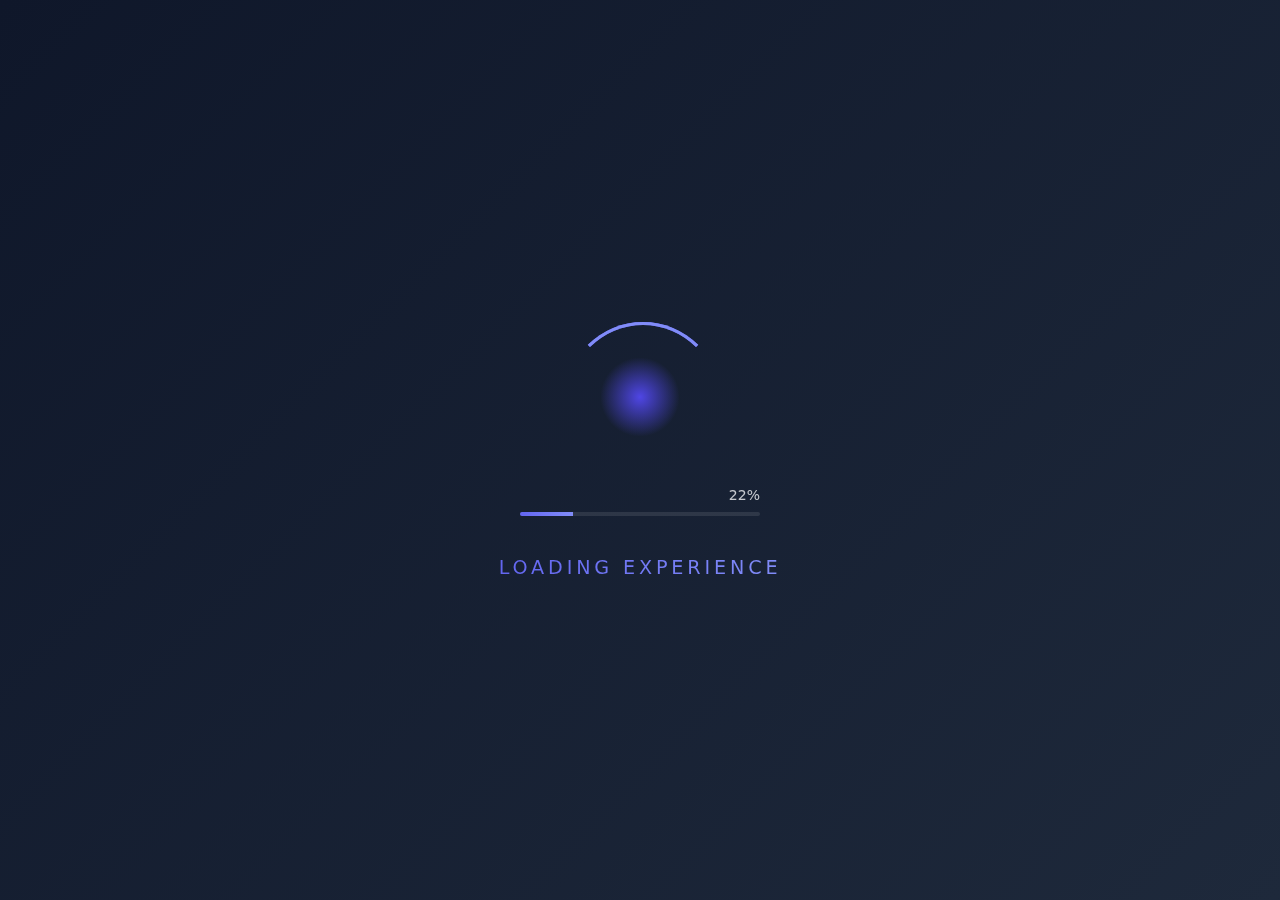
<file: index.html>
<!DOCTYPE html>
<html lang="en">
<head>
    <meta charset="UTF-8">
    <meta name="viewport" content="width=device-width, initial-scale=1.0">
    <title>Loading Screen Demo</title>
    <link rel="stylesheet" href="website.css">
</head>
<body>
    <div class="loading-screen">
        <div class="loading-container">
            <div class="loader-ring">
                <div class="loader-core"></div>
            </div>
            <div class="progress-container">
                <div class="progress-text">0%</div>
                <div class="progress-bar">
                    <div class="progress"></div>
                </div>
            </div>
            <div class="loading-text">Loading Experience</div>
        </div>
    </div>

    <main class="content">
        <h1>Welcome to the Experience</h1>
        <p style="margin: 1rem 0; font-size: 1.2rem; opacity: 0.9;">
            Loading screen demonstration complete!
        </p>
        <a class="refresh-btn" href="webpage.html" >Try Again</a>
    </main>

    <script src="website1.js"></script>
</body>
</html>
</file>
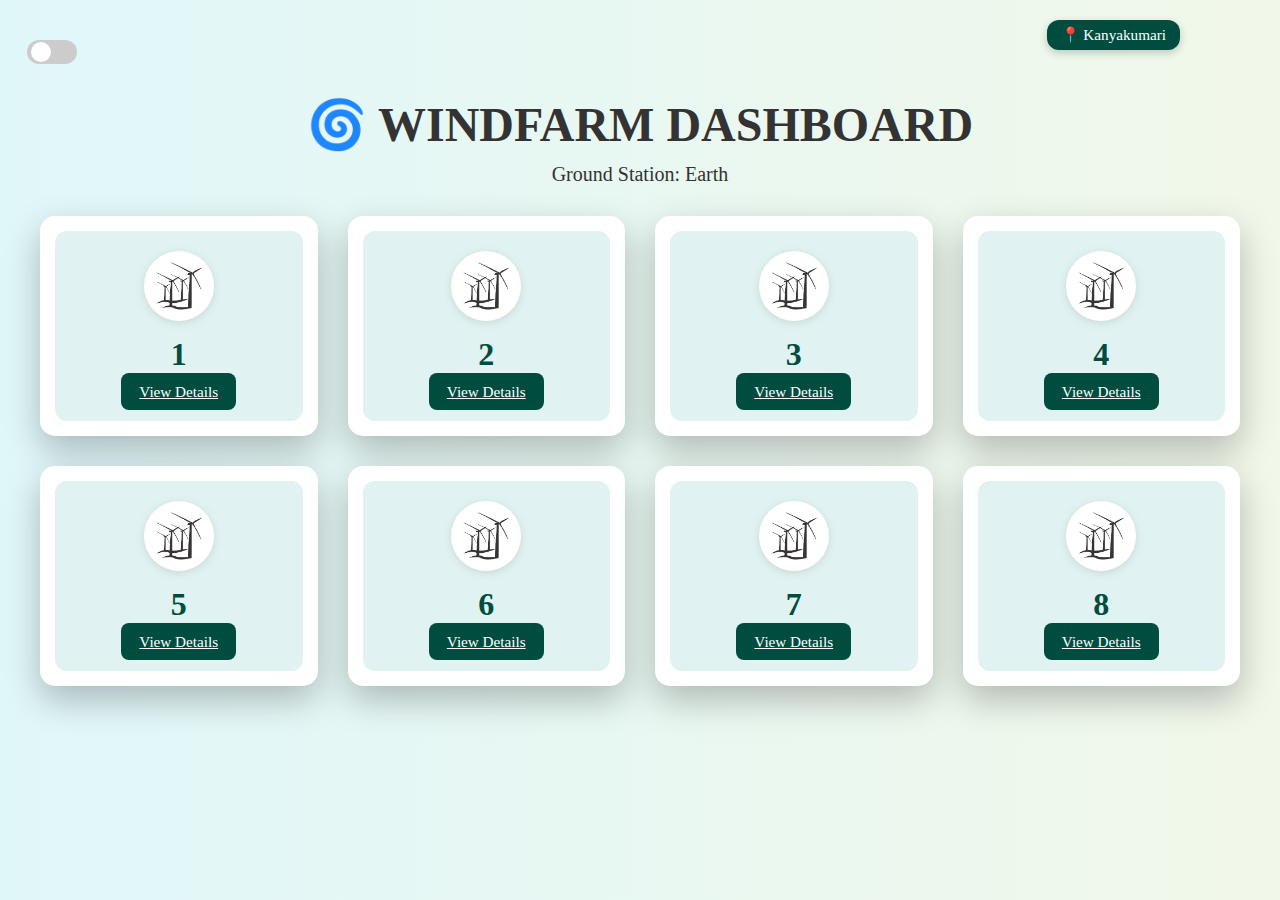
<file: jaishnu77.html>
<!DOCTYPE html>
<html lang="en">
<head>
  <meta charset="UTF-8" />
  <meta name="viewport" content="width=device-width, initial-scale=1" />
  <title>Windmills Overview</title>
  <link href="https://fonts.googleapis.com/css2?family=Poppins:wght@400;600&display=swap" rel="stylesheet" />
  <style>
    body {
      font-family: 'sans-serif', 'Roboto';
      padding: 40px 20px;
      margin: 0;
      color: #333;
      position: relative;
      transition: background 0.3s, color 0.3s;
    }

    body.light {
      background: linear-gradient(to right, #e0f7fa, #f1f8e9);
      color: #333;
    }

    body.dark {
      background: linear-gradient(to right, #1a1a1a, #333);
      color: #f5f5f5;
    }

    h1 {
      text-align: center;
      font-size: 3rem;
      margin-bottom: 10px;
    }

    .subtitle {
      text-align: center;
      font-size: 1.25rem;
      margin-top: 10px;
      margin-bottom: 30px;
      font-weight: 500;
    }

    .location-global {
      position: absolute;
      top: 20px;
      right: 100px;
      background-color: #004d40;
      color: #fff;
      padding: 6px 14px;
      border-radius: 12px;
      font-size: 0.95rem;
      font-weight: 500;
      box-shadow: 0 3px 8px rgba(0, 0, 0, 0.2);
      text-decoration: none; /* remove underline */
      
    }

    /* Container for the toggle */
    .toggle-switch {
      position: relative;
      display: inline-block;
      width: 50px;
      height: 24px;
    }

    /* Hide default checkbox */
    .toggle-switch input {
      opacity: 0;
      width: 0;
      height: 0;
    }

    /* The track */
    .slider {
      position: absolute;
      cursor: pointer;
      background-color: #ccc;
      border-radius: 24px;
      width: 100%;
      height: 100%;
      transition: background-color 0.3s;
    }

    /* The circular slider */
    .slider::before {
      content: "";
      position: absolute;
      height: 20px;
      width: 20px;
      left: 4px;
      bottom: 2px;
      background-color: white;
      border-radius: 50%;
      transition: transform 0.3s;
    }

    /* Toggled state */
    .toggle-switch input:checked + .slider {
      background-color: #4caf50;
    }

    .toggle-switch input:checked + .slider::before {
      transform: translateX(26px);
    }

    .grid {
      display: grid;
      grid-template-columns: repeat(auto-fit, minmax(250px, 1fr));
      gap: 30px;
      max-width: 1200px;
      margin: 0 auto;
    }

    .card {
      background: #fff;
      border-radius: 15px;
      padding: 15px;
      box-shadow: 0 14px 35px rgba(0, 0, 0, 0.25);
      transition: transform 0.3s ease, box-shadow 0.3s ease, background 0.3s ease;
      text-align: center;
    }

    body.dark .card {
      background: #2c2c2c;
    }

    .card:hover {
      transform: translateY(-10px);
      box-shadow: 0 18px 45px rgba(0, 0, 0, 0.3);
    }

    .card-content {
      border-radius: 12px;
      padding: 20px;
      background-color: #e0f2f1;
    }

    body.dark .card-content {
      background-color: #424242;
    }

    .image-wrapper {
      width: 70px;
      height: 70px;
      margin: 0 auto 15px;
    }

    .image-wrapper img {
      width: 100%;
      height: 100%;
      object-fit: contain;
      filter: drop-shadow(0 2px 4px rgba(0, 0, 0, 0.1));
      transition: transform 0.3s ease;
      border-radius: 100px;
    }

    .card:hover img {
      transform: scale(1.1);
    }

    .number {
      font-size: 2rem;
      font-weight: 700;
      color: #004d40;
      margin-bottom: 10px;
    }

    body.dark .number {
      color: #ffffff;
    }

    .view-button {
      margin-top: 10px;
      padding: 10px 18px;
      background-color: #004d40;
      color: #ffffff;
      border: none;
      border-radius: 8px;
      font-size: 0.95rem;
      cursor: pointer;
      transition: background-color 0.3s ease;
    }

    .view-button:hover {
      background-color: #00796b;
    }

    /* For dark theme */
    body.dark .view-button {
      background-color: #00796b;  /* Green shade for the dark theme */
    }

    body.dark .view-button:hover {
      background-color: #004d40;  /* Darker green shade for hover in dark theme */
    }

    @media (max-width: 600px) {
      h1 {
        font-size: 2rem;
      }
    }
  </style>
</head>
<body class="light">

  <a
  href="https://maps.app.goo.gl/UqhPuwxF32UcXymS7"
  class="location-global"
  target="_blank"
>
  📍 Kanyakumari
</a>


  <!-- Theme toggle switch -->
  <div class="theme-toggle">
    <label class="toggle-switch">
      <input type="checkbox" id="themeSwitch" />
      <span class="slider"></span>
    </label>
  </div>

  <h1>
    <span style="font-size: 3rem;">🌀</span> WINDFARM DASHBOARD
  </h1>
  <div class="subtitle">Ground Station: Earth</div>

  <div class="grid">
    <!-- Cards -->
    <div class="card"><div class="card-content"><div class="image-wrapper"><img src="WhatsApp Image 2025-04-29 at 15.32.51_83eaafb4.jpg" alt="Windmill Icon" /></div><div class="number">1</div><a class="view-button" href="https://ap-south-1.console.aws.amazon.com/iot/home?region=ap-south-1#/test">View Details</a></div></div>
    <div class="card"><div class="card-content"><div class="image-wrapper"><img src="WhatsApp Image 2025-04-29 at 15.32.51_83eaafb4.jpg" alt="Windmill Icon" /></div><div class="number">2</div><a class="view-button" href="https://blr1.blynk.cloud/dashboard/491728/global/devices/1/organization/491728/devices/1592354/dashboard">View Details</a></div></div>
    <div class="card"><div class="card-content"><div class="image-wrapper"><img src="WhatsApp Image 2025-04-29 at 15.32.51_83eaafb4.jpg" alt="Windmill Icon" /></div><div class="number">3</div><a class="view-button" href="jaishnu_json.html">View Details</a></div></div>
    <div class="card"><div class="card-content"><div class="image-wrapper"><img src="WhatsApp Image 2025-04-29 at 15.32.51_83eaafb4.jpg" alt="Windmill Icon" /></div><div class="number">4</div><a class="view-button" href="https://blr1.blynk.cloud/dashboard/491728/global/devices/1/organization/491728/devices/1592354/dashboard">View Details</a></div></div>
    <div class="card"><div class="card-content"><div class="image-wrapper"><img src="WhatsApp Image 2025-04-29 at 15.32.51_83eaafb4.jpg" alt="Windmill Icon" /></div><div class="number">5</div><a class="view-button" href="https://blr1.blynk.cloud/dashboard/491728/global/devices/1/organization/491728/devices/1592354/dashboard">View Details</a></div></div>
    <div class="card"><div class="card-content"><div class="image-wrapper"><img src="WhatsApp Image 2025-04-29 at 15.32.51_83eaafb4.jpg" alt="Windmill Icon" /></div><div class="number">6</div><a class="view-button" href="https://blr1.blynk.cloud/dashboard/491728/global/devices/1/organization/491728/devices/1592354/dashboard">View Details</a></div></div>
    <div class="card"><div class="card-content"><div class="image-wrapper"><img src="WhatsApp Image 2025-04-29 at 15.32.51_83eaafb4.jpg" alt="Windmill Icon" /></div><div class="number">7</div><a class="view-button" href="https://blr1.blynk.cloud/dashboard/491728/global/devices/1/organization/491728/devices/1592354/dashboard">View Details</a></div></div>
    <div class="card"><div class="card-content"><div class="image-wrapper"><img src="WhatsApp Image 2025-04-29 at 15.32.51_83eaafb4.jpg" alt="Windmill Icon" /></div><div class="number">8</div><a class="view-button" href="https://blr1.blynk.cloud/dashboard/491728/global/devices/1/organization/491728/devices/1592354/dashboard">View Details</a></div></div>
  </div>

  <script>
    const switchBtn = document.getElementById('themeSwitch');
    const body = document.body;

    // Toggle the theme on checkbox change
    switchBtn.addEventListener('change', () => {
      body.classList.toggle('dark');
      body.classList.toggle('light');
    });
  </script>

</body>
</html>
</file>
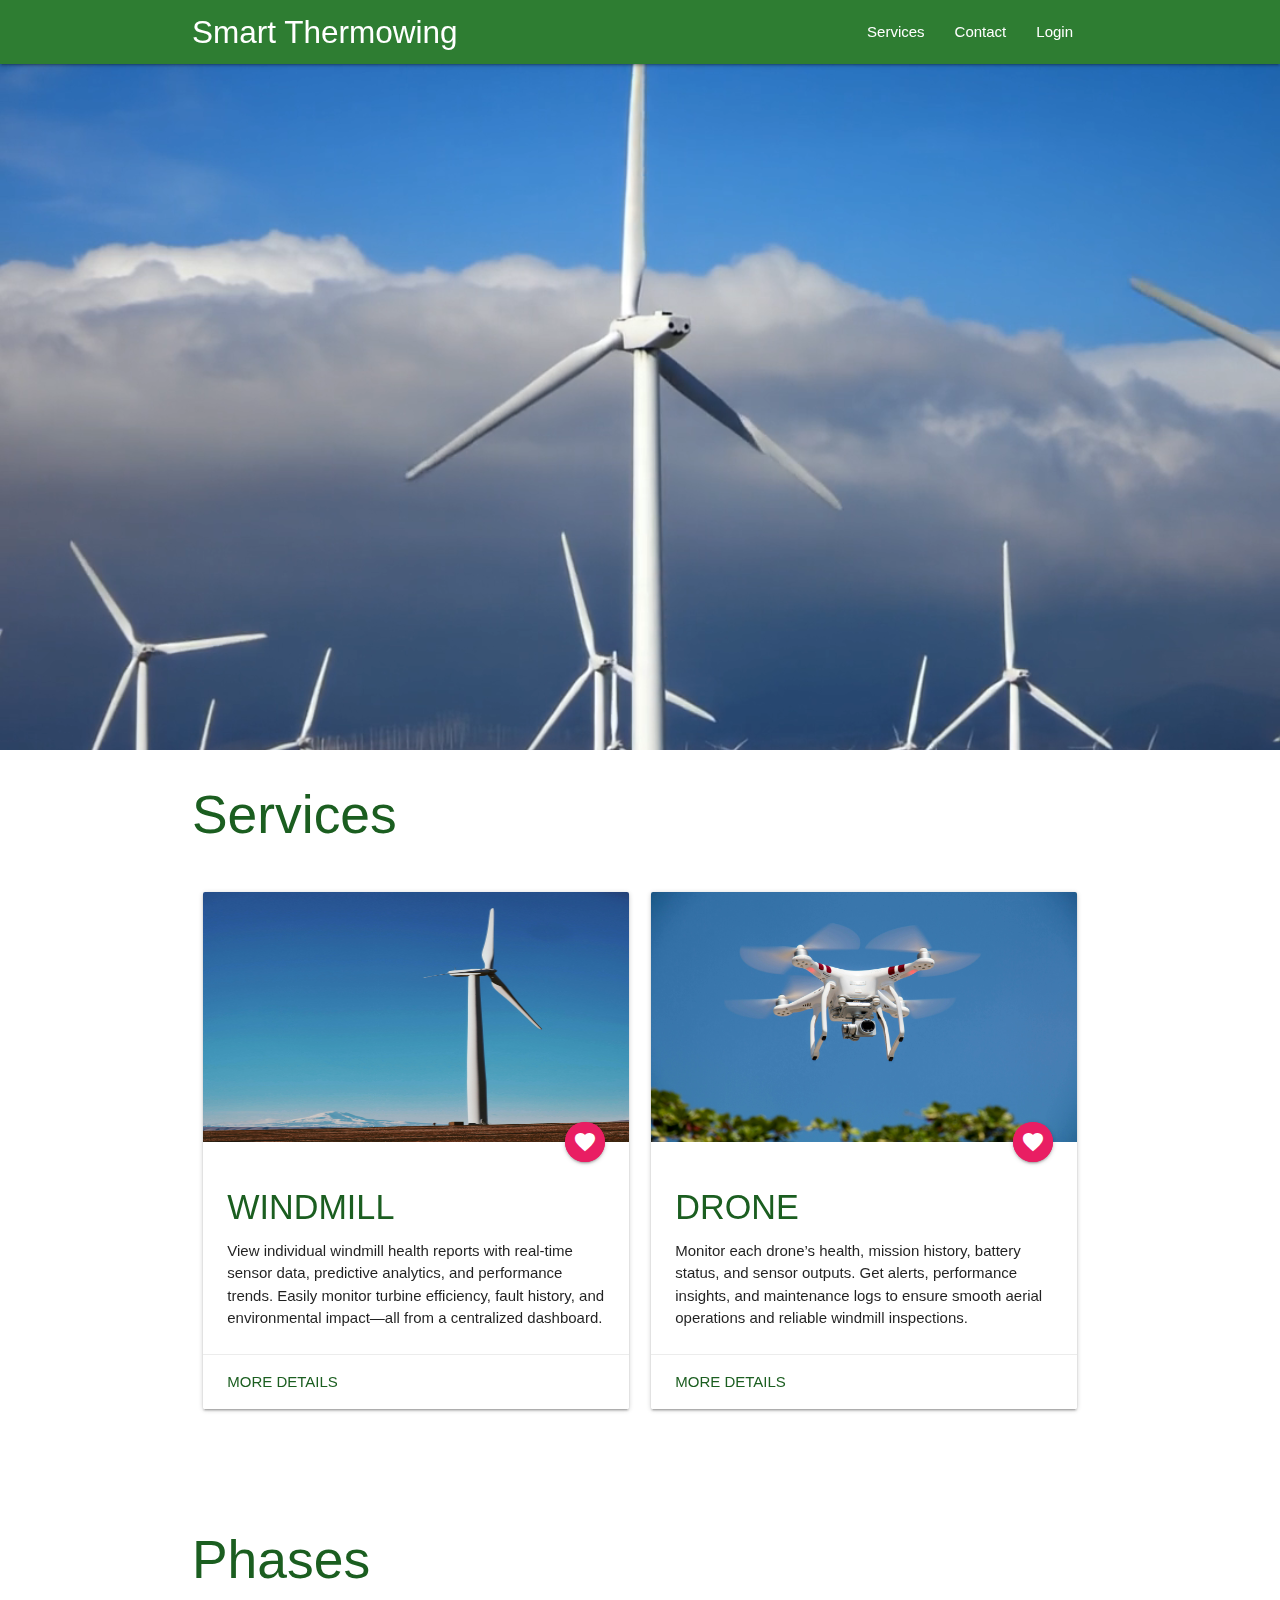
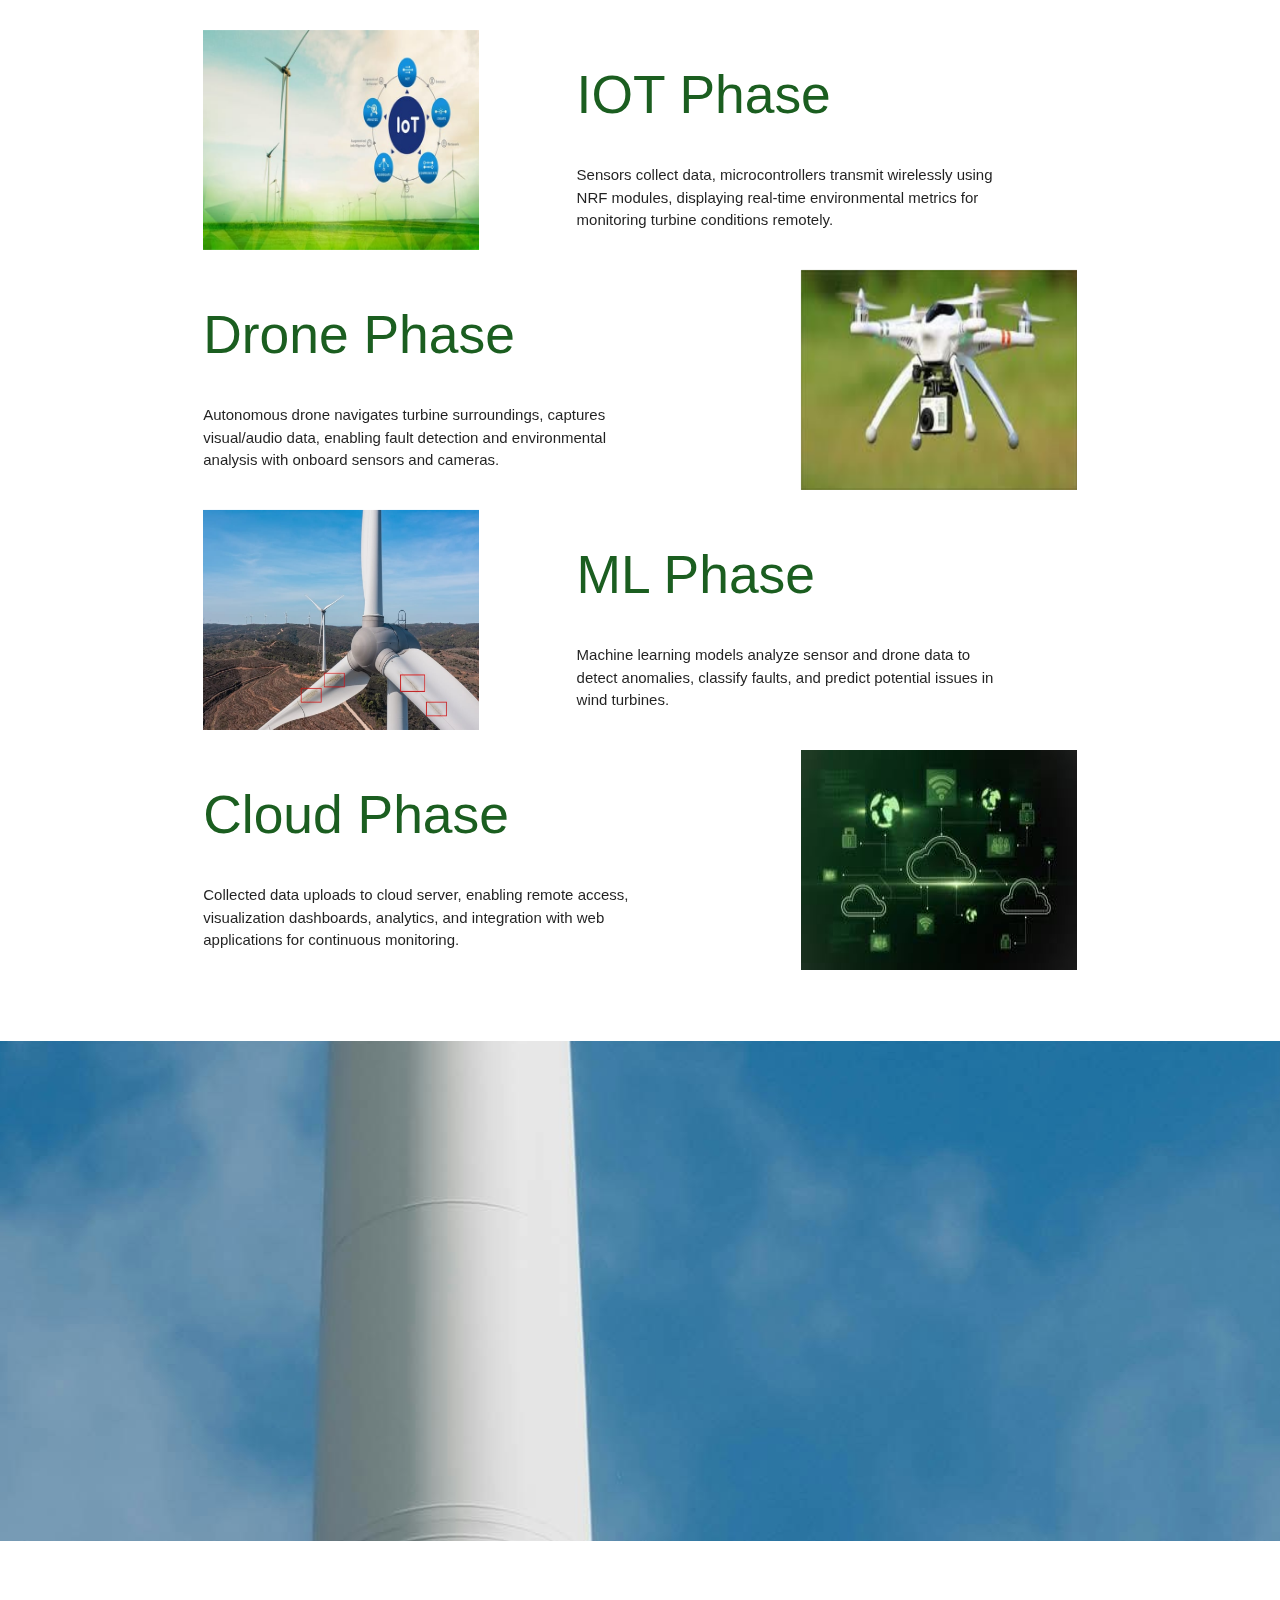
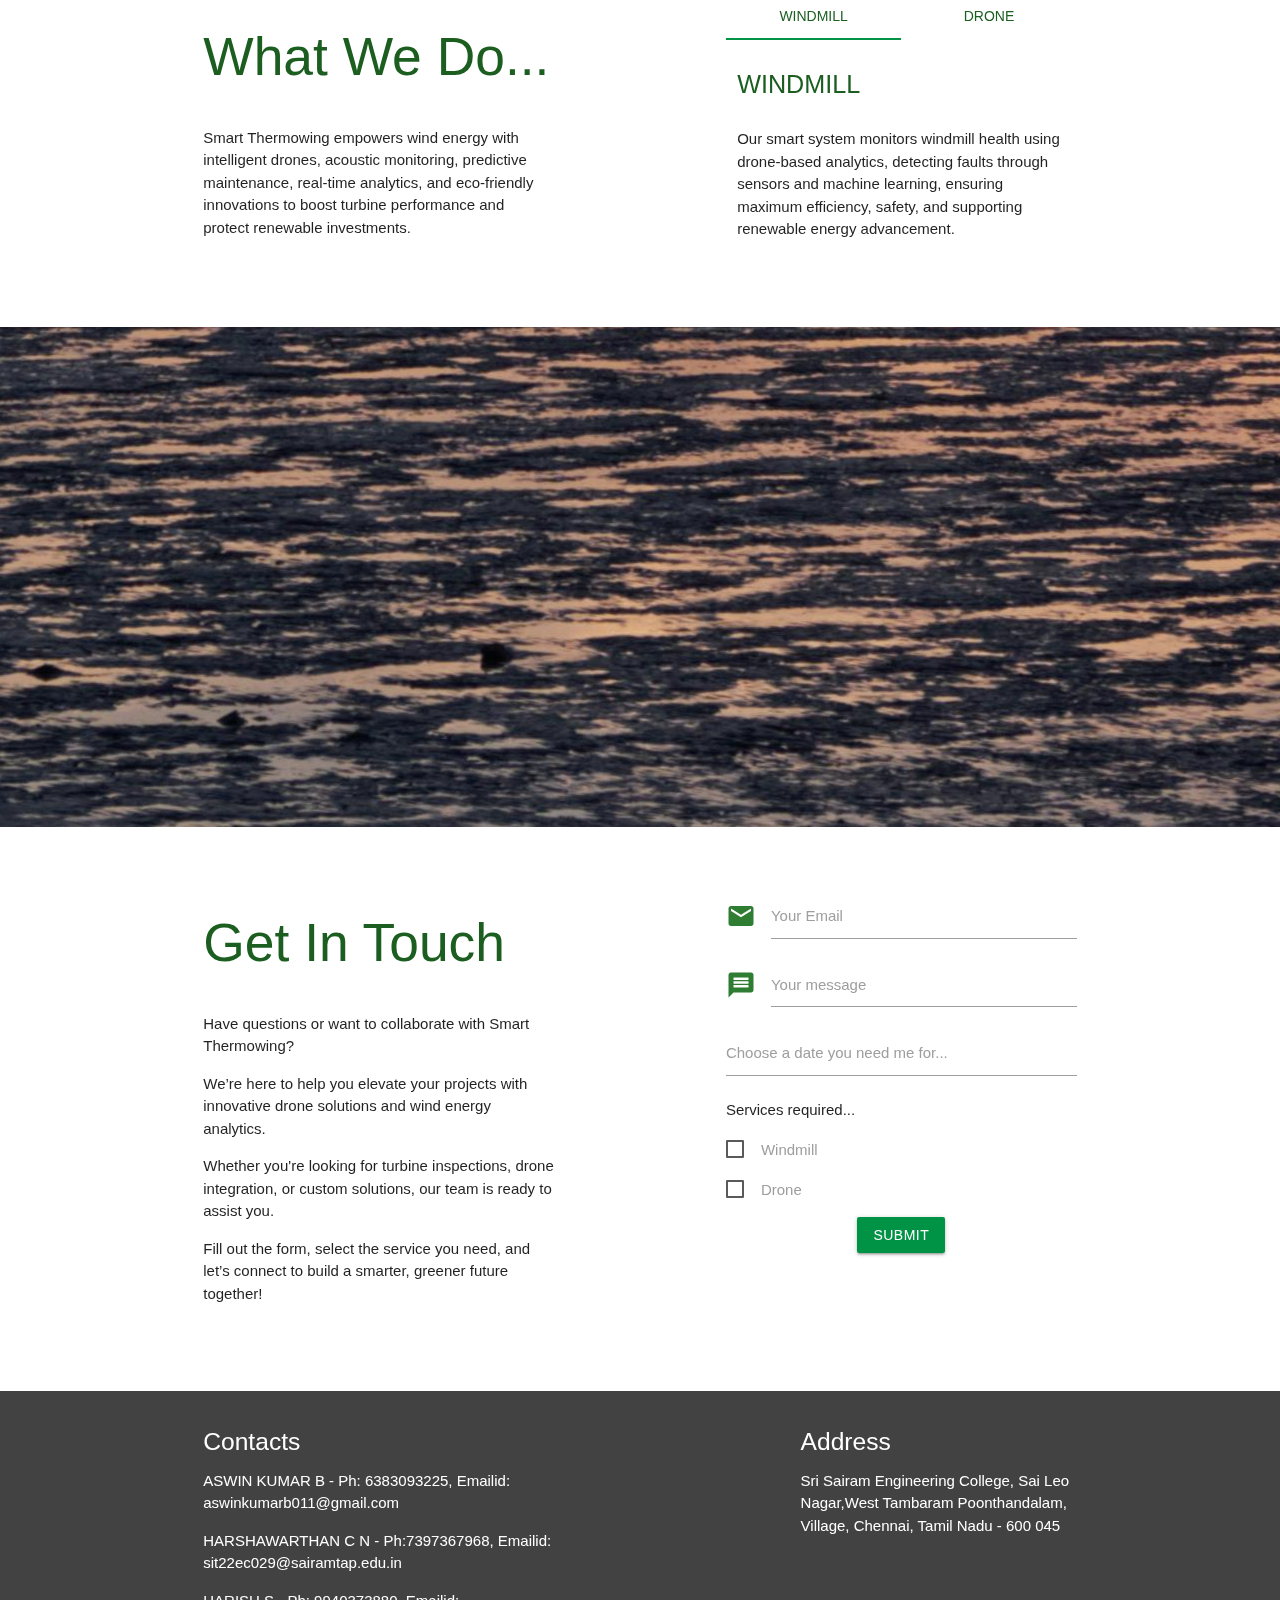
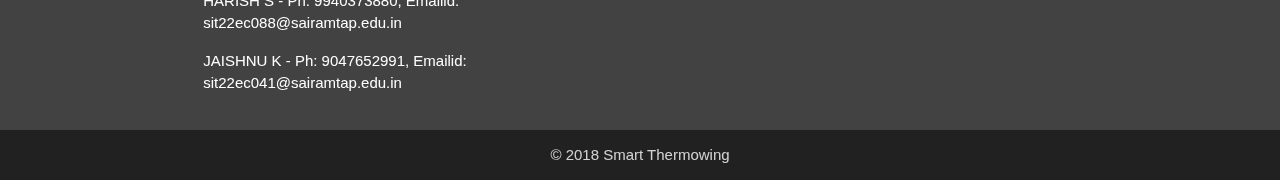
<file: webpage.html>
<html lang="en">
<head>
    <meta charset="UTF-8">
    <meta name="viewport" content="width=device-width, initial-scale=1.0">
    <meta http-equiv="X-UA-Compatible" content="ie=edge">
    <link rel="stylesheet" href="https://use.fontawesome.com/releases/v5.0.13/css/all.css"
    integrity="sha384-DNOHZ68U8hZfKXOrtjWvjxusGo9WQnrNx2sqG0tfsghAvtV1RW3tvkXWZh58N9jp"
    crossorigin="anonymous">
    <!--Import Google Icon Font-->
    <link href="https://fonts.googleapis.com/icon?family=Material+Icons" rel="stylesheet">
    <!-- Compiled and minified CSS -->
    <link rel="stylesheet" href="https://cdnjs.cloudflare.com/ajax/libs/materialize/1.0.0/css/materialize.min.css">

    
    <title>SMART THERMOWING</title>
    <style>
        header {
          position: relative;
          min-height: 750px;
          width: 100%;
          overflow: hidden;
        }

        .bg-video {
          position: absolute;
          top: 0;
          left: 0;
          min-width: 100%;
          min-height: 100%;
          object-fit: cover;
          z-index: -1;
        }


        .section{
            padding-top: 4vw;
            padding-bottom: 4vw;
        }

        h2 {
            margin-bottom: 40px; /* or adjust as needed */
        }

        .tabs .indicator{
            background-color: #009245;
        }

        .tabs .tab a:focus, .tabs a:focus.active{
            background: transparent;
        }
        .material-icons form{
            color: #009245;
        }

        .btn{
            background-color:#009245;
        }

        /* Mobile-friendly adjustment */
        @media screen and (max-width: 500px) {
        header {
            min-height: 300px;
            }
        }



</style>
    
</head>
<body>
    <header>
      <video autoplay muted loop playsinline class="bg-video">
        <source src="mainbg.mp4" type="video/mp4">
      </video>
      <div class="navbar-fixed">
        <nav class="nav-wrapper green darken-3">
          <div class="container">
            <a href="#" class="brand-logo">Smart Thermowing</a>
            <a href="#" class="sidenav-trigger" data-target="mobile-links">
              <i class="material-icons">menu</i>
            </a>
            <ul class="right hide-on-med-and-down">
              <li><a href="#service">Services</a></li>
              <li><a href="#contact">Contact</a></li>
              <li><a href="#login">Login</a></li>
            </ul>
          </div>
        </nav>
      </div>
      <ul class="sidenav" id="mobile-links">
        <li><a href="#service">Services</a></li>
        <li><a href="#contact">Contact</a></li>
        <li><a href="#login">login</a></li>
      </ul>
    </header>
    <div class="container scrollspy" id="service">
        <h2 class="green-text text-darken-4">Services</h2>
        <div class="row">
            <div class="col s12 l6">
                <div class="card">
                    <div class="card-image">
                        <img src="wind1.jpg" alt="" style="width: 100%; height: 250px;">
                        <a href="#" class="halfway-fab btn-floating pink pulse">
                            <i class="material-icons">favorite</i>
                        </a>
                    </div>
                    <div class="card-content">
                        <span class="card-title green-text text-darken-4"><h4>WINDMILL</h4></span>
                        <p>View individual windmill health reports with real-time sensor data, predictive analytics, and performance trends. Easily monitor turbine efficiency, fault history, and environmental impact—all from a centralized dashboard.</p>     
                    </div>
                    <div class="card-action">
                        <a href="jaishnu77.html" class="green-text text-darken-4">More details</a>
                    </div>
                </div>
            </div>

            <div class="col s12 l6">
                <div class="card">
                    <div class="card-image">
                        <img src="pexels-inmortal-producciones-108299-336232.jpg" alt="" style="width: 100%; height: 250px;">
                        <a href="#" class="halfway-fab btn-floating pink pulse">
                            <i class="material-icons">favorite</i>
                        </a>
                    </div>
                    <div class="card-content">
                        <span class="card-title green-text text-darken-4"><h4>DRONE</h4></span>
                        <p>Monitor each drone’s health, mission history, battery status, and sensor outputs. Get alerts, performance insights, and maintenance logs to ensure smooth aerial operations and reliable windmill inspections.</p>     
                    </div>
                    <div class="card-action">
                        <a href="#" class="green-text text-darken-4">More details</a>
                    </div>
                </div>
            </div>
        </div>
    </div>
 
    <!--phases-->
    <section class = "container section">
        <h2 class="green-text text-darken-4">Phases</h2>
        <div class="row">
            <div class="col s12 l4">
                <img src="iot.jpg" alt="" class="responsive-img materialboxed" style="width: 330px; height: 220px;">
            </div>
            <div class="col s12 l6 offset-l1">
                <h2 class="green-text text-darken-4">IOT Phase</h2>
                <p>Sensors collect data, microcontrollers transmit wirelessly using NRF modules, displaying real-time environmental metrics for monitoring turbine conditions remotely.
                </p>
            </div>
        </div>

        <div class="row">
            <div class="col s12 l4 push-l7 offset-l1">
                <img src="drone2.jpg" alt="" class="responsive-img materialboxed" style="width: 330px; height: 220px;">
            </div>
            <div class="col s12 l6 pull-l5 ">
                <h2 class="green-text text-darken-4">Drone Phase</h2>
                <p>Autonomous drone navigates turbine surroundings, captures visual/audio data, enabling fault detection and environmental analysis with onboard sensors and cameras.
                </p>
            </div>
        </div>

        <div class="row">
            <div class="col s12 l4">
                <img src="ml.jpg" alt="" class="responsive-img materialboxed" style="width: 330px; height: 220px;">
            </div>
            <div class="col s12 l6 offset-l1">
                <h2 class="green-text text-darken-4">ML Phase</h2>
                <p>Machine learning models analyze sensor and drone data to detect anomalies, classify faults, and predict potential issues in wind turbines.</p>
            </div>
        </div>

        <div class="row">
            <div class="col s12 l4 push-l7 offset-l1">
                <img src="cloud.jpg" alt="" class="responsive-img materialboxed" style="width: 330px; height: 220px;">
            </div>
            <div class="col s12 l6 pull-l5">
                <h2 class="green-text text-darken-4">Cloud Phase</h2>
                <p>Collected data uploads to cloud server, enabling remote access, visualization dashboards, analytics, and integration with web applications for continuous monitoring.</p>
            </div>
        </div>
    </section>

    <!--parallax-->
    <!-- Video Parallax Section -->
    <div class="parallax-container">
      <div class="parallax">
          <img src="seth-JQCG5KvpUqE-unsplash.jpg" alt="responsive-img">
      </div>
  </div>


    <section class="container section">
        <div class="row">
            <div class="col s12 l5">
                <h2 class="green-text text-darken-4">What We Do...</h2>
                <p>Smart Thermowing empowers wind energy with intelligent drones, acoustic monitoring, predictive maintenance, real-time analytics, and eco-friendly innovations to boost turbine performance and protect renewable investments.</p>
            </div>

            <div class="col s12 l5 offset-l2">
                <ul class="tabs">
                    <li class="tab col s6">
                        <a href="#photography" class="green-text text-darken-4">WINDMILL</a>
                    </li>
                    <li class="tab col s6">
                        <a href="#editing" class="green-text text-darken-4">DRONE</a>
                    </li>
                </ul>
                <div class="col s12" id="photography">
                    <p class="flow-text green-text text-darken-4">WINDMILL</p>
                    <p>Our smart system monitors windmill health using drone-based analytics, detecting faults through sensors and machine learning, ensuring maximum efficiency, safety, and supporting renewable energy advancement.</p>
                </div>
                <div class="col s12" id="editing">
                    <p class="flow-text green-text text-darken-4">DRONE</p>
                    <p>Our autonomous drone inspects windmills, capturing high-resolution data. Equipped with IoT and AI, it identifies structural issues early, reducing downtime and maintenance costs for better energy production.</p>
                </div>
            </div>
        </div>
    </section>


    <!--parallax-->
    <div class="parallax-container">
        <div class="parallax">
            <img src="pexels-pixabay-532192.jpg" alt="responsive-img">
        </div>
    </div>

    <section class="section container scrollspy" id="contact">
        <div class="row">
            <div class="col s12 l5">
                <h2 class="green-text text-darken-4">Get In Touch</h2>
                <p>Have questions or want to collaborate with Smart Thermowing?</p>
                <p>We’re here to help you elevate your projects with innovative drone solutions and wind energy analytics.</p>
                <p>Whether you're looking for turbine inspections, drone integration, or custom solutions, our team is ready to assist you.</p>
                <p>Fill out the form, select the service you need, and let’s connect to build a smarter, greener future together!</p>
            </div>
            <div class="col s12 l5 offset-l2">
                <form action="">
                    <div class="input-field">
                        <i class="material-icons form prefix green-text text-darken-3">email</i>
                        <input type="email" id="email">
                        <label for="email">Your Email</label>
                    </div>
                    <div class="input-field">
                        <i class="material-icons form prefix green-text text-darken-3">message</i>
                        <textarea id="message" class="materialize-textarea"></textarea>
                        <label for="message">Your message</label>
                    </div>
                    <div class="input-field">
                        <input type="text" id="date" class="datepicker">
                        <label for="date">Choose a date you need me for...</label>
                    </div>
                    <div class="input-field">
                        <p>Services required...</p>
                        <p>
                            <label>
                                <input type="checkbox">
                                <span>Windmill</span>
                            </label>
                        </p>
                        <p>
                            <label>
                                <input type="checkbox">
                                <span>Drone</span>
                            </label>
                        </p>
                    </div>
                    <div class="input-field center">
                        <button class="btn">Submit</button>
                    </div>
                </form>
            </div>
        </div>
    </section>

    <!--footer-->
    <footer class="page-footer grey darken-3">
        <div class="container">
            <div class="row">
                <div class="col s12 l6">
                    <h5>Contacts</h5>
                    <ul>ASWIN KUMAR B - Ph: 6383093225, Emailid: aswinkumarb011@gmail.com</ul>
                    <ul>HARSHAWARTHAN C N - Ph:7397367968, Emailid: sit22ec029@sairamtap.edu.in </ul>
                    <ul>HARISH S - Ph: 9940373880, Emailid: sit22ec088@sairamtap.edu.in</ul>
                    <ul>JAISHNU K - Ph: 9047652991, Emailid: sit22ec041@sairamtap.edu.in</ul>
                </div>
                <div class="col s12 l4 offset-l2">
                    <h5>Address</h5>
                    <p>Sri Sairam Engineering College, Sai Leo Nagar,West Tambaram Poonthandalam, Village, Chennai, Tamil Nadu -  600 045</p>
                </div>
            </div>
        </div>
        <div class="footer-copyright grey darken-4">
            <div class="container center-align">&copy; 2018 Smart Thermowing</div>
        </div>
    </footer>

    <script src="https://code.jquery.com/jquery-3.7.1.min.js"></script>
    <!-- Compiled and minified JavaScript -->
    <script src="https://cdnjs.cloudflare.com/ajax/libs/materialize/1.0.0/js/materialize.min.js"></script>
    <script>
        $(document).ready(function(){
            $('.sidenav').sidenav();
            $('.materialboxed').materialbox();
            $('.parallax').parallax();
            $('.tabs').tabs();
            $('.datepicker').datepicker({});
            $('.scrollspy').scrollSpy();
        })
    </script>
</body>
</html>
</file>
<file: website.css>
:root {
    --primary-color: #6366f1;
    --secondary-color: #818cf8;
    --accent-color: #4f46e5;
    --background-start: #0f172a;
    --background-end: #1e293b;
    --text-color: #f3f4f6;
}

* {
    margin: 0;
    padding: 0;
    box-sizing: border-box;
}

body {
    font-family: system-ui, -apple-system, sans-serif;
    background: linear-gradient(135deg, var(--background-start), var(--background-end));
    color: var(--text-color);
    min-height: 100vh;
    display: flex;
    flex-direction: column;
    align-items: center;
    justify-content: center;
    overflow: hidden;
}

.loading-screen {
    position: fixed;
    top: 0;
    left: 0;
    width: 100%;
    height: 100%;
    background: linear-gradient(135deg, var(--background-start), var(--background-end));
    display: flex;
    flex-direction: column;
    align-items: center;
    justify-content: center;
    z-index: 1000;
    transition: opacity 0.8s ease-in-out;
}

.particle {
    position: absolute;
    width: 4px;
    height: 4px;
    background: var(--secondary-color);
    border-radius: 50%;
    pointer-events: none;
    opacity: 0;
}

.loading-container {
    display: flex;
    flex-direction: column;
    align-items: center;
    gap: 2.5rem;
    position: relative;
}

.loader-ring {
    position: relative;
    width: 150px;
    height: 150px;
}

.loader-ring::before,
.loader-ring::after {
    content: '';
    position: absolute;
    top: 0;
    left: 0;
    width: 100%;
    height: 100%;
    border-radius: 50%;
    border: 3px solid transparent;
    border-top-color: var(--primary-color);
    animation: spin 2s linear infinite;
}

.loader-ring::after {
    border: 3px solid transparent;
    border-top-color: var(--secondary-color);
    animation: spin 1.5s linear infinite reverse;
}

.loader-core {
    position: absolute;
    top: 50%;
    left: 50%;
    transform: translate(-50%, -50%);
    width: 80px;
    height: 80px;
    background: radial-gradient(circle, var(--accent-color) 0%, transparent 70%);
    border-radius: 50%;
    animation: pulse 2s ease-in-out infinite;
}

.progress-container {
    width: 240px;
    position: relative;
}

.progress-bar {
    width: 100%;
    height: 4px;
    background: rgba(255, 255, 255, 0.1);
    border-radius: 4px;
    overflow: hidden;
    position: relative;
}

.progress {
    position: absolute;
    top: 0;
    left: 0;
    height: 100%;
    background: linear-gradient(90deg, var(--primary-color), var(--secondary-color));
    width: 0%;
    transition: width 0.3s ease-out;
}

.progress-text {
    position: absolute;
    top: -25px;
    right: 0;
    font-size: 0.875rem;
    font-weight: 500;
    opacity: 0.8;
}

.loading-text {
    font-size: 1.2rem;
    font-weight: 500;
    letter-spacing: 0.2em;
    text-transform: uppercase;
    background: linear-gradient(90deg, var(--primary-color), var(--secondary-color));
    -webkit-background-clip: text;
    background-clip: text;
    color: transparent;
    animation: shimmer 2s linear infinite;
}

.content {
    text-align: center;
    opacity: 0;
    transform: translateY(20px);
    transition: all 0.8s ease-out;
    padding: 2rem;
}

.content.visible {
    opacity: 1;
    transform: translateY(0);
}

.content h1 {
    font-size: 2.5rem;
    margin-bottom: 1rem;
    background: linear-gradient(90deg, var(--primary-color), var(--secondary-color));
    -webkit-background-clip: text;
    background-clip: text;
    color: transparent;
}

.refresh-btn {
    margin-top: 2rem;
    padding: 0.875rem 2rem;
    background: linear-gradient(90deg, var(--primary-color), var(--secondary-color));
    color: white;
    border: none;
    border-radius: 8px;
    cursor: pointer;
    font-size: 1rem;
    font-weight: 500;
    transition: all 0.3s;
    position: relative;
    overflow: hidden;
}

.refresh-btn {
    padding: 10px 20px;
    font-size: 16px;
    background-color: #4CAF50; /* Normal background color */
    color: white;
    border: none;
    border-radius: 5px;
    cursor: pointer;
    transition: background-color 0.3s ease; /* Smooth transition for background color */
}

.refresh-btn:hover {
    background-color: #45a049; /* Change background color on hover */
}


.refresh-btn:hover {
    transform: translateY(-2px);
    box-shadow: 0 4px 12px rgba(99, 102, 241, 0.4);
}

body {
    margin: 0;
    height: 100vh;
    background-color: #f0f0f0;
    overflow: hidden; /* Ensure the cursor follower doesn't overflow the screen */
}

/* Styling for the cursor follower */
.cursor-follower {
    position: absolute;
    width: 20px;
    height: 20px;
    border-radius: 50%;
    background-color: red;  /* Customize as per your needs */
    pointer-events: none;
    transform: translate(-50%, -50%);
    transition: all 0.1s ease;  /* Smooth transition for movement */
}



@keyframes spin {
    to {
        transform: rotate(360deg);
    }
}

@keyframes pulse {
    0%, 100% {
        transform: translate(-50%, -50%) scale(1);
        opacity: 0.6;
    }
    50% {
        transform: translate(-50%, -50%) scale(1.2);
        opacity: 0.8;
    }
}

@keyframes shimmer {
    0% {
        background-position: -200% center;
    }
    100% {
        background-position: 200% center;
    }
}

@keyframes particleFloat {
    0% {
        transform: translateY(0) translateX(0);
        opacity: 0;
    }
    50% {
        opacity: 0.8;
    }
    100% {
        transform: translateY(-100px) translateX(var(--translateX));
        opacity: 0;
    }
}

@media (max-width: 768px) {
    .loader-ring {
        width: 120px;
        height: 120px;
    }

    .loader-core {
        width: 60px;
        height: 60px;
    }

    .progress-container {
        width: 200px;
    }

    .loading-text {
        font-size: 1rem;
    }

    .content h1 {
        font-size: 2rem;
    }
}
</file>
